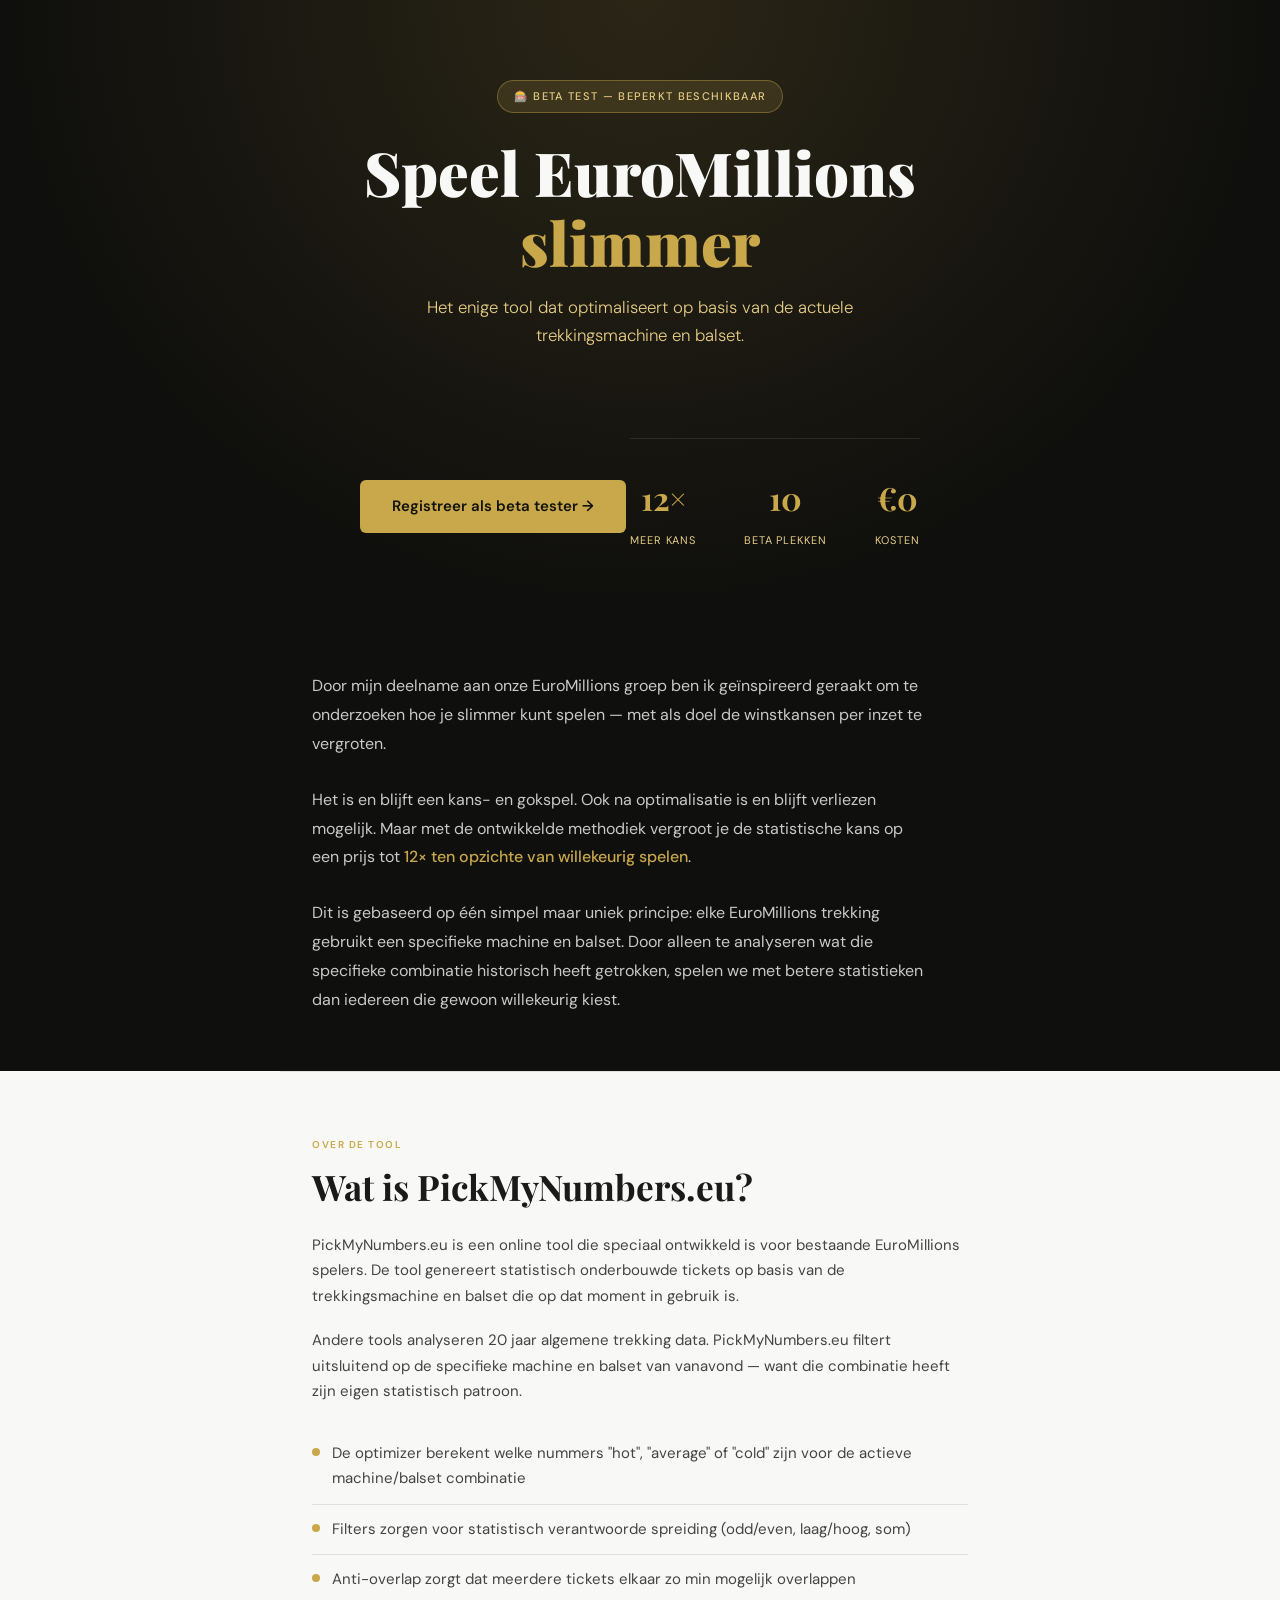
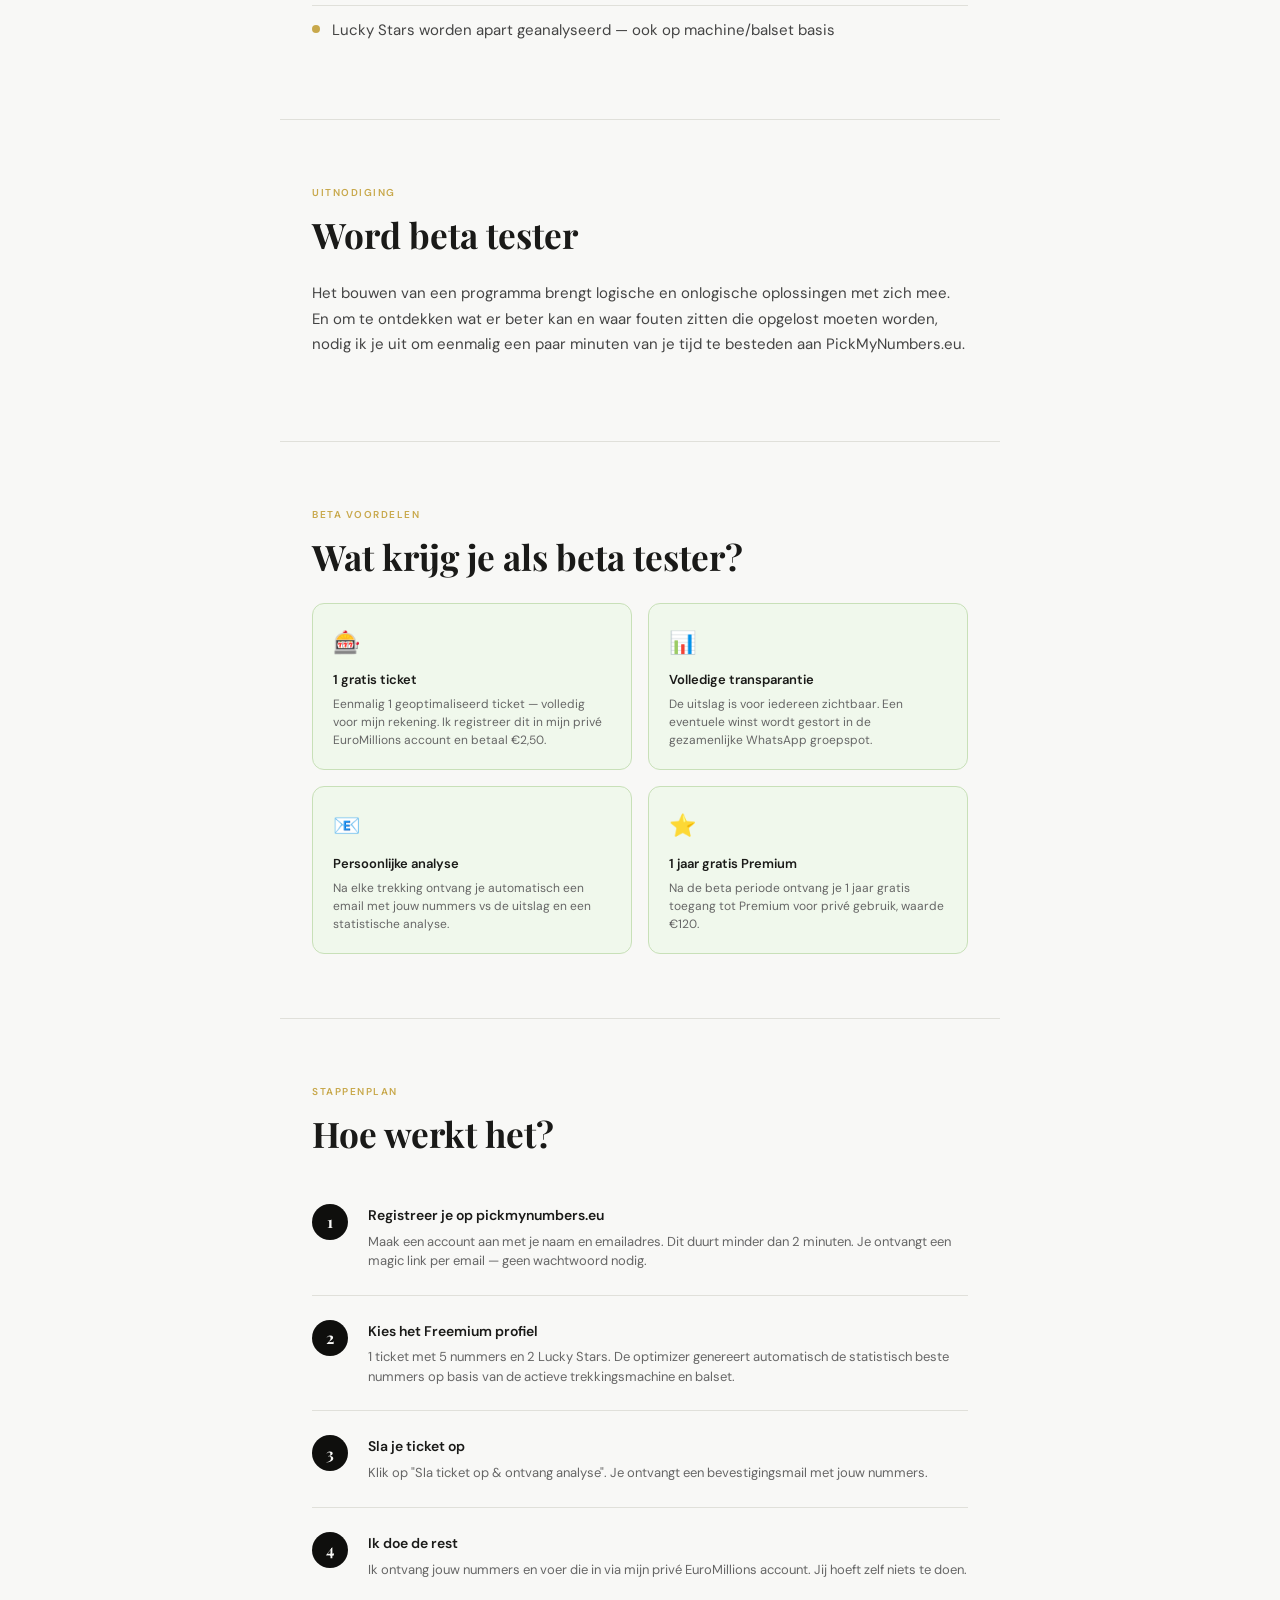
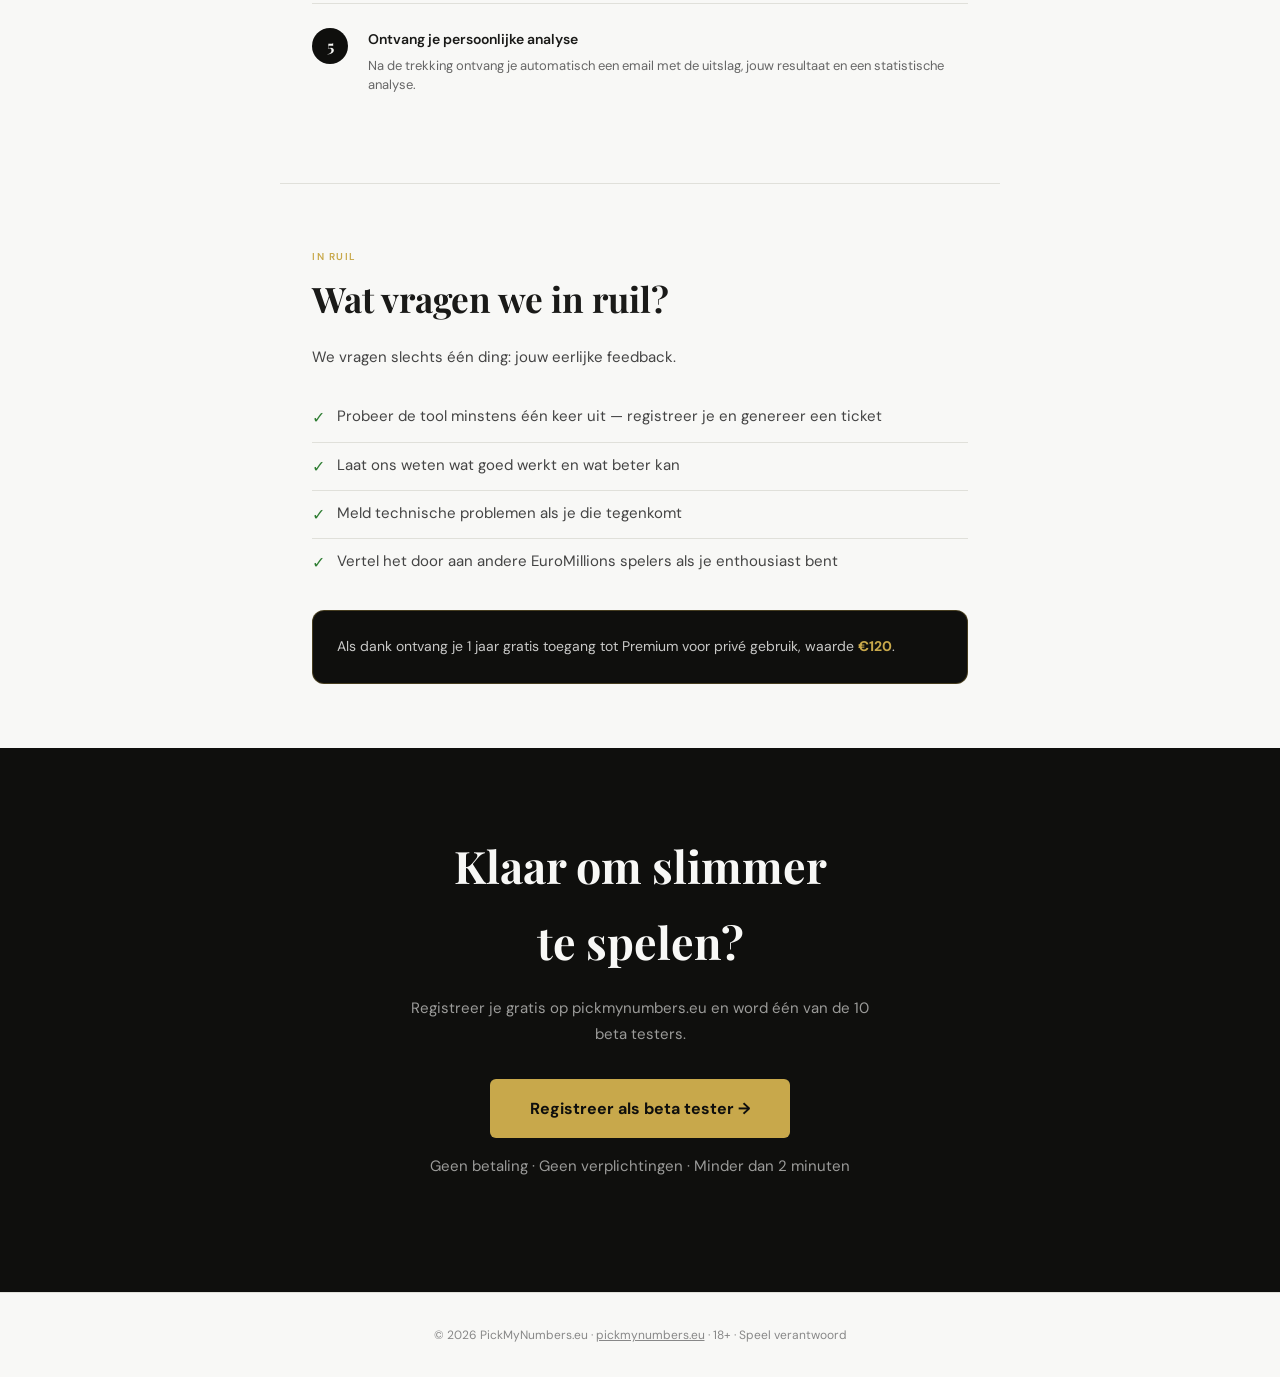
<file: beta.html>
<!DOCTYPE html>
<html lang="nl">
<head>
<meta charset="UTF-8">
<meta name="viewport" content="width=device-width, initial-scale=1.0">
<title>Beta Test — PickMyNumbers.eu</title>
<style>
  @import url('https://fonts.googleapis.com/css2?family=Playfair+Display:wght@400;700;900&family=DM+Sans:wght@300;400;500&display=swap');

  :root {
    --black: #0f0f0d;
    --white: #f8f8f6;
    --gold: #c8a84b;
    --gold-light: #e8d08a;
    --green: #2E7D32;
    --green-light: #f0f8ec;
    --border: #e0e0da;
    --text: #1a1a18;
    --muted: #888;
  }

  * { margin: 0; padding: 0; box-sizing: border-box; }

  body {
    font-family: 'DM Sans', sans-serif;
    background: var(--white);
    color: var(--text);
    line-height: 1.7;
  }

  /* HERO */
  .hero {
    background: var(--black);
    color: var(--white);
    padding: 5rem 2rem 4rem;
    text-align: center;
    position: relative;
    overflow: hidden;
  }

  .hero::before {
    content: '';
    position: absolute;
    inset: 0;
    background: radial-gradient(ellipse at 50% 0%, rgba(200,168,75,0.15) 0%, transparent 70%);
  }

  .hero-badge {
    display: inline-block;
    background: rgba(200,168,75,0.15);
    border: 1px solid rgba(200,168,75,0.4);
    color: var(--gold-light);
    font-size: 11px;
    font-weight: 500;
    letter-spacing: 0.12em;
    text-transform: uppercase;
    padding: 6px 16px;
    border-radius: 20px;
    margin-bottom: 1.5rem;
  }

  .hero h1 {
    font-family: 'Playfair Display', serif;
    font-size: clamp(2.2rem, 6vw, 3.8rem);
    font-weight: 900;
    line-height: 1.15;
    margin-bottom: 1rem;
    position: relative;
  }

  .hero h1 span {
    color: var(--gold);
  }

  .hero-sub {
    font-size: 1.05rem;
    color: var(--gold-light);
    max-width: 520px;
    margin: 0 auto 2.5rem;
    font-weight: 300;
  }

  .hero-cta {
    display: inline-block;
    background: var(--gold);
    color: var(--black);
    font-weight: 600;
    font-size: 15px;
    padding: 14px 32px;
    border-radius: 6px;
    text-decoration: none;
    transition: background 0.2s;
  }

  .hero-cta:hover { background: var(--gold-light); }

  .hero-stat {
    margin-top: 3rem;
    display: inline-flex;
    gap: 3rem;
    border-top: 1px solid rgba(255,255,255,0.1);
    padding-top: 2rem;
  }

  .hero-stat-item { text-align: center; }
  .hero-stat-num {
    font-family: 'Playfair Display', serif;
    font-size: 2rem;
    font-weight: 700;
    color: var(--gold);
    display: block;
  }
  .hero-stat-label {
    font-size: 11px;
    color: var(--gold-light);
    text-transform: uppercase;
    letter-spacing: 0.08em;
  }

  /* CONTAINER */
  .container {
    max-width: 720px;
    margin: 0 auto;
    padding: 0 2rem;
  }

  /* SECTIONS */
  .section {
    padding: 4rem 2rem;
    max-width: 720px;
    margin: 0 auto;
  }

  .section-label {
    font-size: 10px;
    font-weight: 600;
    letter-spacing: 0.15em;
    text-transform: uppercase;
    color: var(--gold);
    margin-bottom: 0.75rem;
  }

  .section h2 {
    font-family: 'Playfair Display', serif;
    font-size: clamp(1.6rem, 4vw, 2.2rem);
    font-weight: 700;
    margin-bottom: 1.5rem;
    line-height: 1.25;
  }

  .section p {
    color: #444;
    margin-bottom: 1.2rem;
    font-size: 15px;
  }

  .divider {
    height: 1px;
    background: var(--border);
    max-width: 720px;
    margin: 0 auto;
  }

  /* INLEIDING */
  .intro-block {
    background: var(--black);
    color: var(--white);
    padding: 3.5rem 2rem;
  }

  .intro-block .container p {
    color: rgba(248,248,246,0.8);
    font-size: 16px;
    line-height: 1.8;
    max-width: 620px;
  }

  .intro-block .highlight {
    color: var(--gold);
    font-weight: 500;
  }

  /* WHAT IS */
  .feature-list {
    list-style: none;
    margin-top: 1.5rem;
  }

  .feature-list li {
    display: flex;
    gap: 12px;
    padding: 12px 0;
    border-bottom: 1px solid var(--border);
    font-size: 15px;
    color: #444;
  }

  .feature-list li:last-child { border-bottom: none; }

  .feature-dot {
    width: 8px;
    height: 8px;
    border-radius: 50%;
    background: var(--gold);
    flex-shrink: 0;
    margin-top: 7px;
  }

  /* WHAT YOU GET */
  .benefits-grid {
    display: grid;
    grid-template-columns: 1fr 1fr;
    gap: 16px;
    margin-top: 1.5rem;
  }

  .benefit-card {
    background: var(--green-light);
    border: 1px solid #c8e0b8;
    border-radius: 12px;
    padding: 20px;
  }

  .benefit-icon { font-size: 22px; margin-bottom: 8px; }
  .benefit-title { font-size: 13px; font-weight: 600; margin-bottom: 4px; color: var(--text); }
  .benefit-text { font-size: 12px; color: #666; line-height: 1.5; }

  /* HOW IT WORKS */
  .steps {
    margin-top: 1.5rem;
    display: flex;
    flex-direction: column;
    gap: 0;
  }

  .step {
    display: flex;
    gap: 20px;
    padding: 1.5rem 0;
    border-bottom: 1px solid var(--border);
  }

  .step:last-child { border-bottom: none; }

  .step-num {
    width: 36px;
    height: 36px;
    border-radius: 50%;
    background: var(--black);
    color: var(--white);
    font-family: 'Playfair Display', serif;
    font-size: 16px;
    font-weight: 700;
    display: flex;
    align-items: center;
    justify-content: center;
    flex-shrink: 0;
  }

  .step-content h4 { font-size: 14px; font-weight: 600; margin-bottom: 4px; }
  .step-content p { font-size: 13px; color: #666; margin: 0; line-height: 1.5; }

  /* WHAT WE ASK */
  .ask-list {
    list-style: none;
    margin-top: 1.5rem;
  }

  .ask-list li {
    display: flex;
    gap: 12px;
    padding: 10px 0;
    font-size: 15px;
    color: #444;
    border-bottom: 1px solid var(--border);
  }

  .ask-list li:last-child { border-bottom: none; }
  .ask-check { color: var(--green); font-size: 16px; flex-shrink: 0; }

  /* REWARD */
  .reward-box {
    background: var(--black);
    color: var(--white);
    border-radius: 12px;
    padding: 24px;
    margin-top: 1.5rem;
    border: 1px solid rgba(200,168,75,0.3);
  }

  .reward-box p {
    color: rgba(248,248,246,0.8);
    font-size: 14px;
    margin: 0;
  }

  .reward-box strong { color: var(--gold); }

  /* CTA SECTION */
  .cta-section {
    background: var(--black);
    color: var(--white);
    padding: 5rem 2rem;
    text-align: center;
  }

  .cta-section h2 {
    font-family: 'Playfair Display', serif;
    font-size: clamp(1.8rem, 5vw, 2.8rem);
    font-weight: 700;
    margin-bottom: 1rem;
  }

  .cta-section p {
    color: rgba(248,248,246,0.6);
    font-size: 15px;
    margin-bottom: 2rem;
    max-width: 480px;
    margin-left: auto;
    margin-right: auto;
  }

  .cta-btn {
    display: inline-block;
    background: var(--gold);
    color: var(--black);
    font-weight: 700;
    font-size: 16px;
    padding: 16px 40px;
    border-radius: 6px;
    text-decoration: none;
    transition: background 0.2s;
  }

  .cta-btn:hover { background: var(--gold-light); }

  .cta-note {
    margin-top: 1rem;
    font-size: 12px;
    color: rgba(248,248,246,0.4);
  }

  /* FOOTER */
  footer {
    text-align: center;
    padding: 2rem;
    font-size: 12px;
    color: var(--muted);
    border-top: 1px solid var(--border);
  }

  footer a { color: var(--muted); }

  /* RESPONSIVE */
  @media (max-width: 480px) {
    .benefits-grid { grid-template-columns: 1fr; }
    .hero-stat { gap: 1.5rem; }
  }
</style>
</head>
<body>

<!-- HERO -->
<div class="hero">
  <div class="hero-badge">🎰 Beta Test — Beperkt beschikbaar</div>
  <h1>Speel EuroMillions<br><span>slimmer</span></h1>
  <p class="hero-sub">Het enige tool dat optimaliseert op basis van de actuele trekkingsmachine en balset.</p>
  <a href="https://pickmynumbers.eu" class="hero-cta">Registreer als beta tester →</a>
  <div class="hero-stat">
    <div class="hero-stat-item">
      <span class="hero-stat-num">12×</span>
      <span class="hero-stat-label">Meer kans</span>
    </div>
    <div class="hero-stat-item">
      <span class="hero-stat-num">10</span>
      <span class="hero-stat-label">Beta plekken</span>
    </div>
    <div class="hero-stat-item">
      <span class="hero-stat-num">€0</span>
      <span class="hero-stat-label">Kosten</span>
    </div>
  </div>
</div>

<!-- INLEIDING -->
<div class="intro-block">
  <div class="container">
    <p>
      Door mijn deelname aan onze EuroMillions groep ben ik geïnspireerd geraakt om te onderzoeken hoe je slimmer kunt spelen — met als doel de winstkansen per inzet te vergroten.
    </p>
    <br>
    <p>
      Het is en blijft een kans- en gokspel. Ook na optimalisatie is en blijft verliezen mogelijk. Maar met de ontwikkelde methodiek vergroot je de statistische kans op een prijs tot <span class="highlight">12× ten opzichte van willekeurig spelen</span>.
    </p>
    <br>
    <p>
      Dit is gebaseerd op één simpel maar uniek principe: elke EuroMillions trekking gebruikt een specifieke machine en balset. Door alleen te analyseren wat die specifieke combinatie historisch heeft getrokken, spelen we met betere statistieken dan iedereen die gewoon willekeurig kiest.
    </p>
  </div>
</div>

<div class="divider"></div>

<!-- WAT IS PICKMYNUMBERS -->
<div class="section">
  <div class="section-label">Over de tool</div>
  <h2>Wat is PickMyNumbers.eu?</h2>
  <p>PickMyNumbers.eu is een online tool die speciaal ontwikkeld is voor bestaande EuroMillions spelers. De tool genereert statistisch onderbouwde tickets op basis van de trekkingsmachine en balset die op dat moment in gebruik is.</p>
  <p>Andere tools analyseren 20 jaar algemene trekking data. PickMyNumbers.eu filtert uitsluitend op de specifieke machine en balset van vanavond — want die combinatie heeft zijn eigen statistisch patroon.</p>

  <ul class="feature-list">
    <li><span class="feature-dot"></span><span>De optimizer berekent welke nummers "hot", "average" of "cold" zijn voor de actieve machine/balset combinatie</span></li>
    <li><span class="feature-dot"></span><span>Filters zorgen voor statistisch verantwoorde spreiding (odd/even, laag/hoog, som)</span></li>
    <li><span class="feature-dot"></span><span>Anti-overlap zorgt dat meerdere tickets elkaar zo min mogelijk overlappen</span></li>
    <li><span class="feature-dot"></span><span>Lucky Stars worden apart geanalyseerd — ook op machine/balset basis</span></li>
  </ul>
</div>

<div class="divider"></div>

<!-- UITNODIGING -->
<div class="section">
  <div class="section-label">Uitnodiging</div>
  <h2>Word beta tester</h2>
  <p>Het bouwen van een programma brengt logische en onlogische oplossingen met zich mee. En om te ontdekken wat er beter kan en waar fouten zitten die opgelost moeten worden, nodig ik je uit om eenmalig een paar minuten van je tijd te besteden aan PickMyNumbers.eu.</p>
</div>

<div class="divider"></div>

<!-- WAT KRIJG JE -->
<div class="section">
  <div class="section-label">Beta voordelen</div>
  <h2>Wat krijg je als beta tester?</h2>

  <div class="benefits-grid">
    <div class="benefit-card">
      <div class="benefit-icon">🎰</div>
      <div class="benefit-title">1 gratis ticket</div>
      <div class="benefit-text">Eenmalig 1 geoptimaliseerd ticket — volledig voor mijn rekening. Ik registreer dit in mijn privé EuroMillions account en betaal €2,50.</div>
    </div>
    <div class="benefit-card">
      <div class="benefit-icon">📊</div>
      <div class="benefit-title">Volledige transparantie</div>
      <div class="benefit-text">De uitslag is voor iedereen zichtbaar. Een eventuele winst wordt gestort in de gezamenlijke WhatsApp groepspot.</div>
    </div>
    <div class="benefit-card">
      <div class="benefit-icon">📧</div>
      <div class="benefit-title">Persoonlijke analyse</div>
      <div class="benefit-text">Na elke trekking ontvang je automatisch een email met jouw nummers vs de uitslag en een statistische analyse.</div>
    </div>
    <div class="benefit-card">
      <div class="benefit-icon">⭐</div>
      <div class="benefit-title">1 jaar gratis Premium</div>
      <div class="benefit-text">Na de beta periode ontvang je 1 jaar gratis toegang tot Premium voor privé gebruik, waarde €120.</div>
    </div>
  </div>
</div>

<div class="divider"></div>

<!-- HOE WERKT HET -->
<div class="section">
  <div class="section-label">Stappenplan</div>
  <h2>Hoe werkt het?</h2>

  <div class="steps">
    <div class="step">
      <div class="step-num">1</div>
      <div class="step-content">
        <h4>Registreer je op pickmynumbers.eu</h4>
        <p>Maak een account aan met je naam en emailadres. Dit duurt minder dan 2 minuten. Je ontvangt een magic link per email — geen wachtwoord nodig.</p>
      </div>
    </div>
    <div class="step">
      <div class="step-num">2</div>
      <div class="step-content">
        <h4>Kies het Freemium profiel</h4>
        <p>1 ticket met 5 nummers en 2 Lucky Stars. De optimizer genereert automatisch de statistisch beste nummers op basis van de actieve trekkingsmachine en balset.</p>
      </div>
    </div>
    <div class="step">
      <div class="step-num">3</div>
      <div class="step-content">
        <h4>Sla je ticket op</h4>
        <p>Klik op "Sla ticket op & ontvang analyse". Je ontvangt een bevestigingsmail met jouw nummers.</p>
      </div>
    </div>
    <div class="step">
      <div class="step-num">4</div>
      <div class="step-content">
        <h4>Ik doe de rest</h4>
        <p>Ik ontvang jouw nummers en voer die in via mijn privé EuroMillions account. Jij hoeft zelf niets te doen.</p>
      </div>
    </div>
    <div class="step">
      <div class="step-num">5</div>
      <div class="step-content">
        <h4>Ontvang je persoonlijke analyse</h4>
        <p>Na de trekking ontvang je automatisch een email met de uitslag, jouw resultaat en een statistische analyse.</p>
      </div>
    </div>
  </div>
</div>

<div class="divider"></div>

<!-- WAT VRAGEN WE -->
<div class="section">
  <div class="section-label">In ruil</div>
  <h2>Wat vragen we in ruil?</h2>
  <p>We vragen slechts één ding: jouw eerlijke feedback.</p>

  <ul class="ask-list">
    <li><span class="ask-check">✓</span><span>Probeer de tool minstens één keer uit — registreer je en genereer een ticket</span></li>
    <li><span class="ask-check">✓</span><span>Laat ons weten wat goed werkt en wat beter kan</span></li>
    <li><span class="ask-check">✓</span><span>Meld technische problemen als je die tegenkomt</span></li>
    <li><span class="ask-check">✓</span><span>Vertel het door aan andere EuroMillions spelers als je enthousiast bent</span></li>
  </ul>

  <div class="reward-box">
    <p>Als dank ontvang je 1 jaar gratis toegang tot Premium voor privé gebruik, waarde <strong>€120</strong>.</p>
  </div>
</div>

<!-- CTA -->
<div class="cta-section">
  <h2>Klaar om slimmer<br>te spelen?</h2>
  <p>Registreer je gratis op pickmynumbers.eu en word één van de 10 beta testers.</p>
  <a href="https://pickmynumbers.eu" class="cta-btn">Registreer als beta tester →</a>
  <p class="cta-note">Geen betaling · Geen verplichtingen · Minder dan 2 minuten</p>
</div>

<!-- FOOTER -->
<footer>
  <p>© 2026 PickMyNumbers.eu · <a href="https://pickmynumbers.eu">pickmynumbers.eu</a> · 18+ · Speel verantwoord</p>
</footer>

</body>
</html>
</file>
